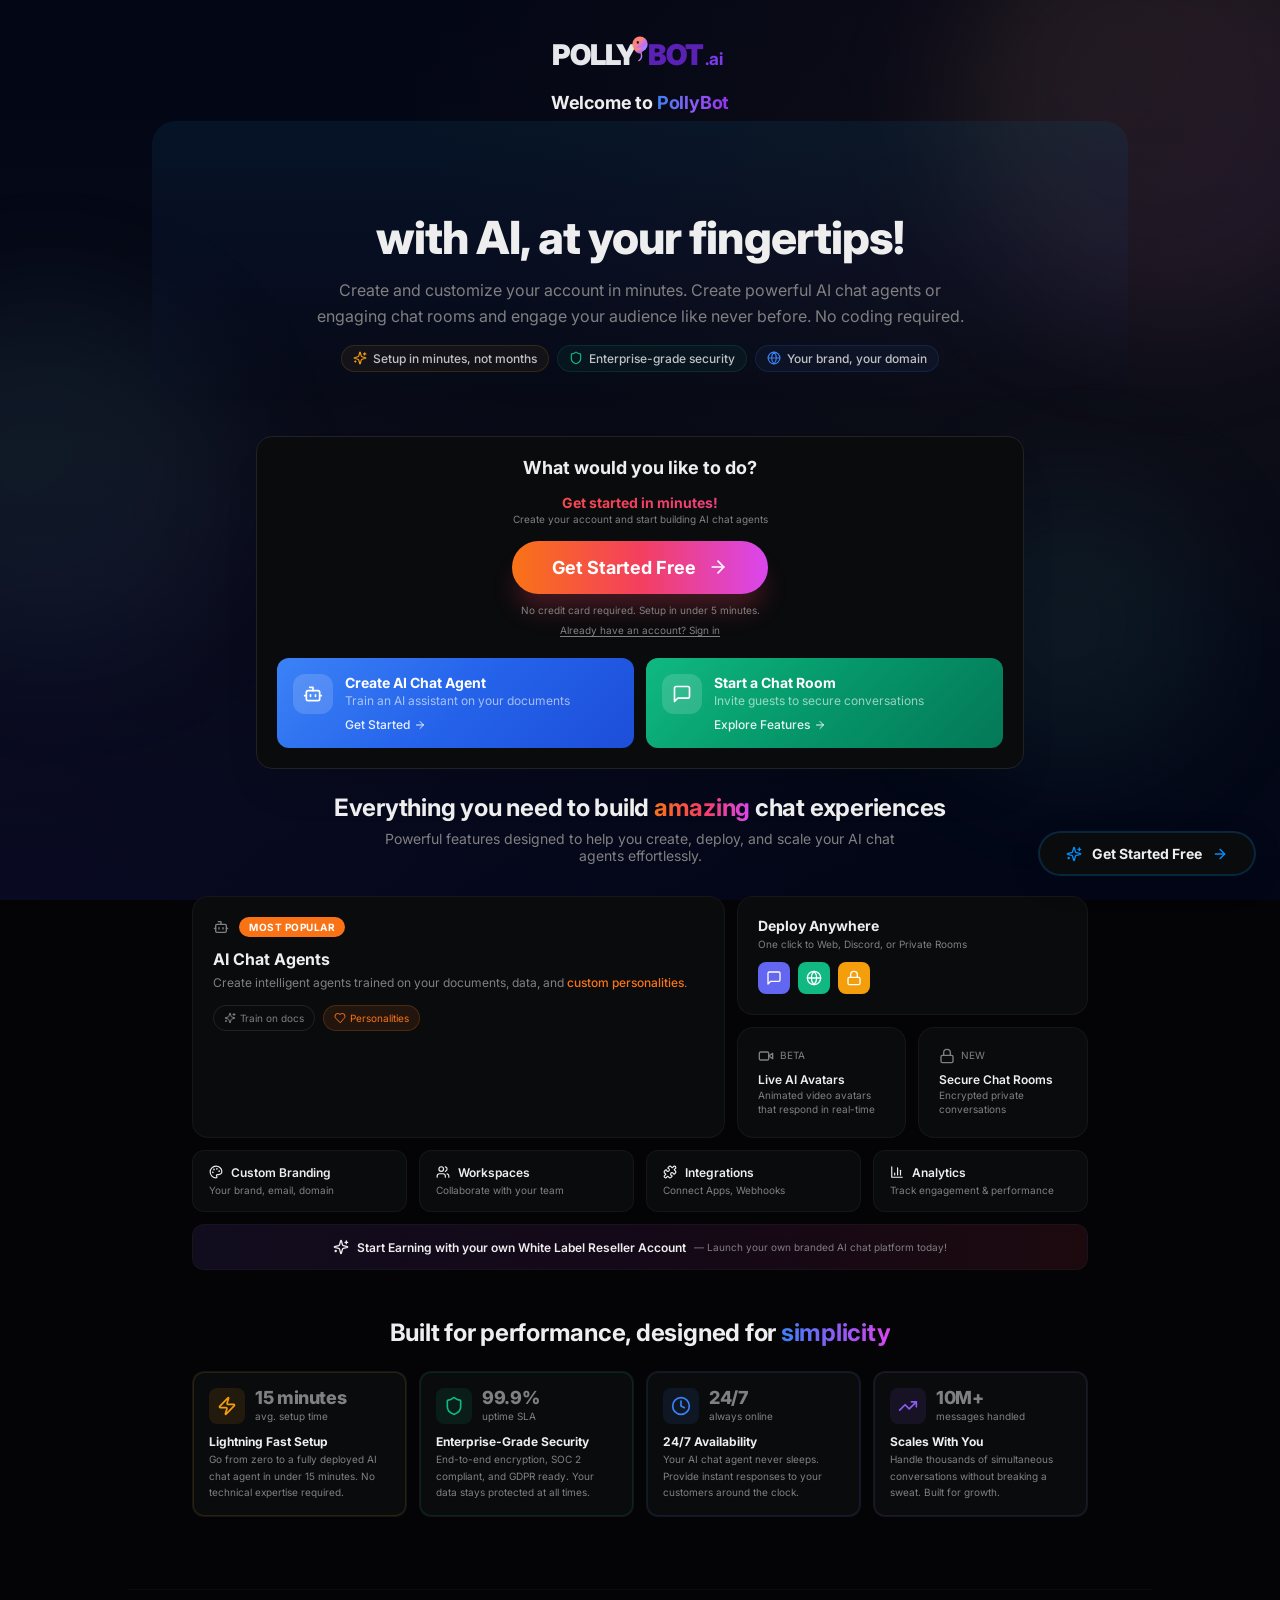
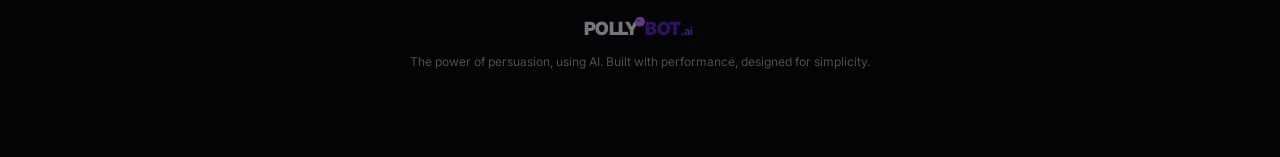
<file: stellar_example_polly/landing.html>
<!doctype html>
<html lang="en">
<head>
  <meta charset="utf-8">
  <meta name="viewport" content="width=device-width, initial-scale=1">
  <title>PollyBot.ai - Smart Conversations, Seamless Automation</title>
  <meta name="description" content="Create intelligent AI chatbots that understand, engage, and convert your website visitors 24/7. No coding required, deploy in minutes.">
  <meta property="og:title" content="PollyBot.ai - Build AI Chatbots That Actually Convert">
  <meta property="og:description" content="Create intelligent AI chatbots that understand, engage, and convert your website visitors 24/7. No coding required, deploy in minutes.">
  <meta property="og:type" content="website">
  <meta property="og:url" content="https://pollybot.ai">
  <meta property="og:site_name" content="PollyBot.ai">
  <link rel="icon" type="image/png" sizes="32x32" href="/favicons/favicon-32x32.png">
  <link rel="icon" type="image/png" sizes="16x16" href="/favicons/favicon-16x16.png">
  <link rel="preconnect" href="https://fonts.googleapis.com">
  <link rel="preconnect" href="https://fonts.gstatic.com" crossorigin>
  <link rel="stylesheet" href="https://fonts.googleapis.com/css2?family=Inter:wght@400;500;600;700;800;900&display=swap">
  <link rel="stylesheet" href="props.css">
  <link rel="stylesheet" href="style.css">
</head>

<body>
  <!-- ── Icon sprite (lucide) — referenced via <use>, not rendered itself ── -->
  <svg xmlns="http://www.w3.org/2000/svg" hidden aria-hidden="true">
    <symbol id="i-arrow" viewBox="0 0 24 24"><path d="M5 12h14"/><path d="m12 5 7 7-7 7"/></symbol>
    <symbol id="i-sparkles" viewBox="0 0 24 24"><path d="M9.937 15.5A2 2 0 0 0 8.5 14.063l-6.135-1.582a.5.5 0 0 1 0-.962L8.5 9.936A2 2 0 0 0 9.937 8.5l1.582-6.135a.5.5 0 0 1 .962 0L14.063 8.5A2 2 0 0 0 15.5 9.937l6.135 1.582a.5.5 0 0 1 0 .962L15.5 14.063a2 2 0 0 0-1.437 1.437l-1.582 6.135a.5.5 0 0 1-.962 0z"/><path d="M20 3v4"/><path d="M22 5h-4"/><path d="M4 17v2"/><path d="M5 18H3"/></symbol>
    <symbol id="i-bot" viewBox="0 0 24 24"><path d="M12 8V4H8"/><rect width="16" height="12" x="4" y="8" rx="2"/><path d="M2 14h2"/><path d="M20 14h2"/><path d="M15 13v2"/><path d="M9 13v2"/></symbol>
    <symbol id="i-message" viewBox="0 0 24 24"><path d="M21 15a2 2 0 0 1-2 2H7l-4 4V5a2 2 0 0 1 2-2h14a2 2 0 0 1 2 2z"/></symbol>
    <symbol id="i-video" viewBox="0 0 24 24"><path d="m22 8-6 4 6 4V8Z"/><rect width="14" height="12" x="2" y="6" rx="2" ry="2"/></symbol>
    <symbol id="i-chart" viewBox="0 0 24 24"><path d="M3 3v18h18"/><path d="M18 17V9"/><path d="M13 17V5"/><path d="M8 17v-3"/></symbol>
    <symbol id="i-globe" viewBox="0 0 24 24"><circle cx="12" cy="12" r="10"/><path d="M12 2a14.5 14.5 0 0 0 0 20 14.5 14.5 0 0 0 0-20"/><path d="M2 12h20"/></symbol>
    <symbol id="i-palette" viewBox="0 0 24 24"><circle cx="13.5" cy="6.5" r=".5" fill="currentColor"/><circle cx="17.5" cy="10.5" r=".5" fill="currentColor"/><circle cx="8.5" cy="7.5" r=".5" fill="currentColor"/><circle cx="6.5" cy="12.5" r=".5" fill="currentColor"/><path d="M12 2C6.5 2 2 6.5 2 12s4.5 10 10 10c.926 0 1.648-.746 1.648-1.688 0-.437-.18-.835-.437-1.125-.29-.289-.438-.652-.438-1.125a1.64 1.64 0 0 1 1.668-1.668h1.996c3.051 0 5.555-2.503 5.555-5.554C21.965 6.012 17.461 2 12 2z"/></symbol>
    <symbol id="i-users" viewBox="0 0 24 24"><path d="M16 21v-2a4 4 0 0 0-4-4H6a4 4 0 0 0-4 4v2"/><circle cx="9" cy="7" r="4"/><path d="M22 21v-2a4 4 0 0 0-3-3.87"/><path d="M16 3.13a4 4 0 0 1 0 7.75"/></symbol>
    <symbol id="i-shield" viewBox="0 0 24 24"><path d="M20 13c0 5-3.5 7.5-7.66 8.95a1 1 0 0 1-.67-.01C7.5 20.5 4 18 4 13V6a1 1 0 0 1 1-1c2 0 4.5-1.2 6.24-2.72a1.17 1.17 0 0 1 1.52 0C14.51 3.81 17 5 19 5a1 1 0 0 1 1 1z"/></symbol>
    <symbol id="i-lock" viewBox="0 0 24 24"><rect width="18" height="11" x="3" y="11" rx="2" ry="2"/><path d="M7 11V7a5 5 0 0 1 10 0v4"/></symbol>
    <symbol id="i-heart" viewBox="0 0 24 24"><path d="M19 14c1.49-1.46 3-3.21 3-5.5A5.5 5.5 0 0 0 16.5 3c-1.76 0-3 .5-4.5 2-1.5-1.5-2.74-2-4.5-2A5.5 5.5 0 0 0 2 8.5c0 2.3 1.5 4.05 3 5.5l7 7Z"/></symbol>
    <symbol id="i-puzzle" viewBox="0 0 24 24"><path d="M15.39 4.39a1 1 0 0 0 1.68-.474 2.5 2.5 0 1 1 3.014 3.015 1 1 0 0 0-.474 1.68l1.683 1.682a2.414 2.414 0 0 1 0 3.414L19.61 15.39a1 1 0 0 1-1.68-.474 2.5 2.5 0 1 0-3.014 3.015 1 1 0 0 1 .474 1.68l-1.683 1.682a2.414 2.414 0 0 1-3.414 0L8.61 19.61a1 1 0 0 0-1.68.474 2.5 2.5 0 1 1-3.014-3.015 1 1 0 0 0 .474-1.68l-1.683-1.682a2.414 2.414 0 0 1 0-3.414L4.39 8.61a1 1 0 0 1 1.68.474 2.5 2.5 0 1 0 3.014-3.015 1 1 0 0 1-.474-1.68l1.683-1.682a2.414 2.414 0 0 1 3.414 0z"/></symbol>
    <symbol id="i-trending" viewBox="0 0 24 24"><polyline points="22 7 13.5 15.5 8.5 10.5 2 17"/><polyline points="16 7 22 7 22 13"/></symbol>
    <symbol id="i-clock" viewBox="0 0 24 24"><circle cx="12" cy="12" r="10"/><polyline points="12 6 12 12 16 14"/></symbol>
    <symbol id="i-zap" viewBox="0 0 24 24"><path d="M4 14a1 1 0 0 1-.78-1.63l9.9-10.2a.5.5 0 0 1 .86.46l-1.92 6.02A1 1 0 0 0 13 10h7a1 1 0 0 1 .78 1.63l-9.9 10.2a.5.5 0 0 1-.86-.46l1.92-6.02A1 1 0 0 0 11 14z"/></symbol>
  </svg>

  <!-- ── Decorative floating orbs (purely presentational) ──────────────── -->
  <span class="orb orb-1" aria-hidden="true"></span>
  <span class="orb orb-2" aria-hidden="true"></span>
  <span class="orb orb-3" aria-hidden="true"></span>

  <!-- ── Header: brand + welcome ───────────────────────────────────────── -->
  <header>
    <svg class="logo" viewBox="0 0 320 80" role="img" aria-label="PollyBot.ai">
      <defs>
        <linearGradient id="birdGrad" x1="0%" y1="0%" x2="100%" y2="100%">
          <stop offset="0%" stop-color="#FF6B8A"/>
          <stop offset="35%" stop-color="#FF8A6B"/>
          <stop offset="65%" stop-color="#C06BFF"/>
          <stop offset="100%" stop-color="#6BB5FF"/>
        </linearGradient>
      </defs>
      <text class="logo-ink" x="0" y="60" font-weight="900" font-size="52" letter-spacing="-2">POLLY</text>
      <circle cx="160" cy="22" r="14" fill="url(#birdGrad)"/>
      <ellipse cx="156" cy="19" rx="2" ry="2.5" fill="#1a1a2e"/>
      <path d="M 148 30 Q 155 42 162 38 Q 168 34 165 28" fill="url(#birdGrad)" opacity="0.9"/>
      <path d="M 162 38 Q 165 48 158 52" stroke="url(#birdGrad)" stroke-width="2.5" fill="none" stroke-linecap="round"/>
      <text x="175" y="60" font-weight="900" font-size="52" fill="#5B21B6" letter-spacing="-2">BOT</text>
      <text x="278" y="60" font-weight="700" font-size="32" fill="#7C3AED">.ai</text>
    </svg>
    <p class="welcome">Welcome to <b>PollyBot</b></p>
  </header>

  <main>
    <!-- ── Hero ────────────────────────────────────────────────────────── -->
    <section class="hero" aria-label="Introduction">
      <h1>
        <span class="rotator" aria-label="Harness the power of persuasion">
          <span>Harness the power of persuasion,</span>
          <span>Turn chats into sales,</span>
          <span>Help customers faster than ever,</span>
          <span>Guide users every step of the way,</span>
          <span>Turn confusion into clarity,</span>
          <span>Turn audiences into loyal communities,</span>
        </span>
        with AI, at your fingertips!
      </h1>
      <p class="lede">Create and customize your account in minutes. Create powerful AI chat agents or engaging chat rooms and engage your audience like never before. No coding required.</p>
      <ul class="trust">
        <li class="badge-amber"><svg class="icon" aria-hidden="true"><use href="#i-sparkles"/></svg>Setup in minutes, not months</li>
        <li class="badge-emerald"><svg class="icon" aria-hidden="true"><use href="#i-shield"/></svg>Enterprise-grade security</li>
        <li class="badge-blue"><svg class="icon" aria-hidden="true"><use href="#i-globe"/></svg>Your brand, your domain</li>
      </ul>
    </section>

    <!-- ── Persistent CTA, pinned bottom-right ─────────────────────────── -->
    <a class="floating-cta" href="/auth/signin">
      <svg class="icon" aria-hidden="true"><use href="#i-sparkles"/></svg>
      Get Started Free
      <svg class="icon" aria-hidden="true"><use href="#i-arrow"/></svg>
    </a>

    <!-- ── Action card ─────────────────────────────────────────────────── -->
    <section class="actions" aria-labelledby="actions-title">
      <h2 id="actions-title">What would you like to do?</h2>
      <h3 class="gradient-text grad-getstarted">Get started in minutes!</h3>
      <p class="muted">Create your account and start building AI chat agents</p>

      <a class="cta-primary" href="/auth/signin">
        Get Started Free
        <svg class="icon" aria-hidden="true"><use href="#i-arrow"/></svg>
      </a>
      <p class="fine">No credit card required. Setup in under 5 minutes.</p>
      <a class="signin" href="/auth/signin">Already have an account? Sign in</a>

      <ul class="action-cards">
        <li class="card-blue">
          <a href="/auth/signin">
            <svg class="icon tile-icon" aria-hidden="true"><use href="#i-bot"/></svg>
            <h4>Create AI Chat Agent</h4>
            <p>Train an AI assistant on your documents</p>
            <span class="more">Get Started <svg class="icon" aria-hidden="true"><use href="#i-arrow"/></svg></span>
          </a>
        </li>
        <li class="card-emerald">
          <a href="/auth/signin">
            <svg class="icon tile-icon" aria-hidden="true"><use href="#i-message"/></svg>
            <h4>Start a Chat Room</h4>
            <p>Invite guests to secure conversations</p>
            <span class="more">Explore Features <svg class="icon" aria-hidden="true"><use href="#i-arrow"/></svg></span>
          </a>
        </li>
      </ul>
    </section>

    <!-- ── Feature showcase ────────────────────────────────────────────── -->
    <section class="features" aria-labelledby="features-title">
      <h2 id="features-title">Everything you need to build <em class="gradient-text grad-amazing">amazing</em> chat experiences</h2>
      <p class="section-lede">Powerful features designed to help you create, deploy, and scale your AI chat agents effortlessly.</p>

      <ul class="bento">
        <li class="feat-main">
          <article>
            <p class="feat-head">
              <svg class="icon tile-icon accent-orange" aria-hidden="true"><use href="#i-bot"/></svg>
              <span class="pill-solid">Most Popular</span>
            </p>
            <h3>AI Chat Agents</h3>
            <p>Create intelligent agents trained on your documents, data, and <b class="accent-orange-text">custom personalities</b>.</p>
            <p class="tags">
              <span class="tag"><svg class="icon" aria-hidden="true"><use href="#i-sparkles"/></svg> Train on docs</span>
              <span class="tag tag-orange"><svg class="icon" aria-hidden="true"><use href="#i-heart"/></svg> Personalities</span>
            </p>
          </article>
        </li>

        <li class="feat-side">
          <article class="deploy">
            <h4>Deploy Anywhere</h4>
            <p>One click to Web, Discord, or Private Rooms</p>
            <p class="chips">
              <span class="chip chip-indigo"><svg class="icon" aria-hidden="true"><use href="#i-message"/></svg></span>
              <span class="chip chip-emerald"><svg class="icon" aria-hidden="true"><use href="#i-globe"/></svg></span>
              <span class="chip chip-amber"><svg class="icon" aria-hidden="true"><use href="#i-lock"/></svg></span>
            </p>
          </article>
          <ul class="mini">
            <li>
              <article>
                <p class="mini-head">
                  <svg class="icon tile-icon accent-rose" aria-hidden="true"><use href="#i-video"/></svg>
                  <span class="pill-soft pill-beta">BETA</span>
                </p>
                <h4>Live AI Avatars</h4>
                <p>Animated video avatars that respond in real-time</p>
              </article>
            </li>
            <li>
              <article>
                <p class="mini-head">
                  <svg class="icon tile-icon accent-emerald" aria-hidden="true"><use href="#i-lock"/></svg>
                  <span class="pill-solid pill-new">NEW</span>
                </p>
                <h4>Secure Chat Rooms</h4>
                <p>Encrypted private conversations</p>
              </article>
            </li>
          </ul>
        </li>
      </ul>

      <ul class="feature-tiles">
        <li><article><p class="tile-head"><svg class="icon accent-rose" aria-hidden="true"><use href="#i-palette"/></svg><b>Custom Branding</b></p><p>Your brand, email, domain</p></article></li>
        <li><article><p class="tile-head"><svg class="icon accent-blue" aria-hidden="true"><use href="#i-users"/></svg><b>Workspaces</b></p><p>Collaborate with your team</p></article></li>
        <li><article><p class="tile-head"><svg class="icon accent-violet" aria-hidden="true"><use href="#i-puzzle"/></svg><b>Integrations</b></p><p>Connect Apps, Webhooks</p></article></li>
        <li><article><p class="tile-head"><svg class="icon accent-emerald" aria-hidden="true"><use href="#i-chart"/></svg><b>Analytics</b></p><p>Track engagement &amp; performance</p></article></li>
      </ul>

      <p class="whitelabel">
        <svg class="icon accent-amber" aria-hidden="true"><use href="#i-sparkles"/></svg>
        <b>Start Earning with your own White Label Reseller Account</b>
        <span>— Launch your own branded AI chat platform today!</span>
      </p>
    </section>

    <!-- ── Performance stats ───────────────────────────────────────────── -->
    <section class="stats" aria-labelledby="stats-title">
      <h2 id="stats-title">Built for performance, designed for <em class="gradient-text grad-simplicity">simplicity</em></h2>
      <ul class="stat-cards">
        <li class="accent-amber">
          <article>
            <p class="stat-head">
              <svg class="icon tile-icon" aria-hidden="true"><use href="#i-zap"/></svg>
              <strong>15 minutes</strong>
              <small>avg. setup time</small>
            </p>
            <h3>Lightning Fast Setup</h3>
            <p>Go from zero to a fully deployed AI chat agent in under 15 minutes. No technical expertise required.</p>
          </article>
        </li>
        <li class="accent-emerald">
          <article>
            <p class="stat-head">
              <svg class="icon tile-icon" aria-hidden="true"><use href="#i-shield"/></svg>
              <strong>99.9%</strong>
              <small>uptime SLA</small>
            </p>
            <h3>Enterprise-Grade Security</h3>
            <p>End-to-end encryption, SOC 2 compliant, and GDPR ready. Your data stays protected at all times.</p>
          </article>
        </li>
        <li class="accent-blue">
          <article>
            <p class="stat-head">
              <svg class="icon tile-icon" aria-hidden="true"><use href="#i-clock"/></svg>
              <strong>24/7</strong>
              <small>always online</small>
            </p>
            <h3>24/7 Availability</h3>
            <p>Your AI chat agent never sleeps. Provide instant responses to your customers around the clock.</p>
          </article>
        </li>
        <li class="accent-violet">
          <article>
            <p class="stat-head">
              <svg class="icon tile-icon" aria-hidden="true"><use href="#i-trending"/></svg>
              <strong>10M+</strong>
              <small>messages handled</small>
            </p>
            <h3>Scales With You</h3>
            <p>Handle thousands of simultaneous conversations without breaking a sweat. Built for growth.</p>
          </article>
        </li>
      </ul>
    </section>
  </main>

  <!-- ── Footer ──────────────────────────────────────────────────────── -->
  <footer>
    <svg class="logo" viewBox="0 0 320 80" role="img" aria-label="PollyBot.ai">
      <text class="logo-ink" x="0" y="60" font-weight="900" font-size="52" letter-spacing="-2">POLLY</text>
      <circle cx="160" cy="22" r="14" fill="#C06BFF"/>
      <ellipse cx="156" cy="19" rx="2" ry="2.5" fill="#1a1a2e"/>
      <text x="175" y="60" font-weight="900" font-size="52" fill="#5B21B6" letter-spacing="-2">BOT</text>
      <text x="278" y="60" font-weight="700" font-size="32" fill="#7C3AED">.ai</text>
    </svg>
    <p>The power of persuasion, using AI. Built with performance, designed for simplicity.</p>
  </footer>
</body>
</html>
</file>
<file: stellar_example_polly/style.css>
/* ============================================================================
   style.css — hand-written, semantic, natively-nested CSS for landing.html.
   The nesting tree mirrors the HTML element tree 1:1.
   References ONLY var(--token) from props.css — never a literal colour/size.
   ========================================================================== */

*, *::before, *::after { box-sizing: border-box; }

html { -webkit-text-size-adjust: 100%; }

body {
  margin: 0;
  min-height: 100vh;
  padding-block: var(--space-8) var(--space-16);
  font-family: var(--font-sans);
  color: rgb(var(--foreground));
  background-color: rgb(var(--background));
  background-image: var(--bg-radial-tr), var(--bg-radial-bl), var(--bg-page);
  background-attachment: fixed;
  overflow-x: hidden;
  display: flex;
  flex-direction: column;
  align-items: center;
  gap: var(--space-2);
  -webkit-font-smoothing: antialiased;

  /* ── decorative floating orbs ───────────────────────────────────────── */
  & > .orb {
    position: fixed;
    z-index: 0;
    border-radius: var(--radius-full);
    filter: blur(64px);
    pointer-events: none;

    &.orb-1 { top: -6rem;  right: -6rem; width: 420px; height: 420px; background-image: var(--orb-1); animation: float-1 16s var(--ease) infinite; }
    &.orb-2 { top: 33%;    left: -8rem;  width: 360px; height: 360px; background-image: var(--orb-2); animation: float-2 19s var(--ease) infinite; }
    &.orb-3 { bottom: 8rem; right: 4rem; width: 280px; height: 280px; background-image: var(--orb-3); animation: float-3 22s var(--ease) infinite; }
  }

  /* the inline icon sprite must never take up space */
  & > svg[hidden] { display: none; }
}

/* keep all real content above the orbs */
header, main, footer {
  position: relative;
  z-index: 1;
  width: 100%;
  max-width: var(--container);
  margin-inline: auto;
  padding-inline: var(--space-4);
}

/* shared inline icon sizing */
.icon {
  width: 1rem;
  height: 1rem;
  flex: none;
  fill: none;
  stroke: currentColor;
  stroke-width: 2;
  stroke-linecap: round;
  stroke-linejoin: round;
}

/* shared gradient-clipped text helper */
.gradient-text {
  background-clip: text;
  -webkit-background-clip: text;
  color: transparent;
  font-style: normal;

  &.grad-getstarted { background-image: var(--grad-getstarted); }
  &.grad-amazing    { background-image: var(--grad-amazing); }
  &.grad-simplicity { background-image: var(--grad-simplicity); }
}

/* ── Header ──────────────────────────────────────────────────────────── */
header {
  display: flex;
  flex-direction: column;
  align-items: center;
  gap: var(--space-4);
  text-align: center;

  & .logo { height: 2.75rem; width: auto; }
  & .logo-ink { fill: var(--logo-ink); }

  & .welcome {
    margin: 0;
    font-size: var(--text-lg);
    font-weight: var(--fw-bold);
    letter-spacing: -0.01em;

    & b {
      background-image: var(--grad-welcome);
      background-clip: text;
      -webkit-background-clip: text;
      color: transparent;
    }
  }
}

/* ── Main ────────────────────────────────────────────────────────────── */
main {
  display: flex;
  flex-direction: column;
  align-items: center;

  /* ── Hero ──────────────────────────────────────────────────────────── */
  & > .hero {
    position: relative;
    width: 100%;
    text-align: center;
    padding-block: var(--space-8);
    margin-bottom: var(--space-8);

    &::before {
      content: "";
      position: absolute;
      inset: 0;
      border-radius: var(--radius-3xl);
      background-image: var(--bg-hero-band);
      z-index: -1;
    }

    & h1 {
      margin: 0;
      font-size: clamp(var(--text-3xl), 4vw + 1rem, var(--text-hero));
      font-weight: var(--fw-extrabold);
      line-height: var(--lh-tight);
      letter-spacing: -0.02em;

      & .rotator {
        position: relative;
        display: block;
        height: 1.3em;
        overflow: hidden;

        & span {
          position: absolute;
          inset: 0;
          background-clip: text;
          -webkit-background-clip: text;
          color: transparent;
          opacity: 0;
          animation: headline 24s var(--ease) infinite;

          &:nth-child(1) { background-image: var(--grad-h1); animation-delay: 0s; }
          &:nth-child(2) { background-image: var(--grad-h2); animation-delay: 4s; }
          &:nth-child(3) { background-image: var(--grad-h3); animation-delay: 8s; }
          &:nth-child(4) { background-image: var(--grad-h4); animation-delay: 12s; }
          &:nth-child(5) { background-image: var(--grad-h5); animation-delay: 16s; }
          &:nth-child(6) { background-image: var(--grad-h6); animation-delay: 20s; }
        }
      }
    }

    & .lede {
      max-width: 42rem;
      margin: var(--space-3) auto 0;
      font-size: var(--text-base);
      line-height: var(--lh-relaxed);
      color: rgb(var(--muted-foreground));
    }

    & .trust {
      list-style: none;
      margin: var(--space-4) 0 0;
      padding: 0;
      display: flex;
      flex-wrap: wrap;
      align-items: center;
      justify-content: center;
      gap: var(--space-2);

      & li {
        display: inline-flex;
        align-items: center;
        gap: var(--space-1_5);
        padding: var(--space-1_5) var(--space-3);
        border-radius: var(--radius-full);
        font-size: var(--text-xs);
        font-weight: var(--fw-medium);
        color: rgb(var(--foreground) / .8);
        background: rgb(var(--accent) / .05);
        box-shadow: inset 0 0 0 1px rgb(var(--accent) / .15);
        transition: transform var(--t-base) var(--ease);

        & .icon { color: rgb(var(--accent)); width: .875rem; height: .875rem; }
        &:hover { transform: scale(1.05); }

        &.badge-amber   { --accent: var(--amber-500); }
        &.badge-emerald { --accent: var(--emerald-500); }
        &.badge-blue    { --accent: var(--blue-500); }
      }
    }
  }

  /* ── Persistent CTA pinned bottom-right ───────────────────────────────── */
  & > .floating-cta {
    position: fixed;
    right: var(--space-6);
    bottom: var(--space-6);
    z-index: 50;
    display: inline-flex;
    align-items: center;
    gap: var(--space-2_5);
    padding: var(--space-3_5) var(--space-7);
    border-radius: var(--radius-full);
    background: rgb(var(--card));
    box-shadow: var(--shadow-pill), inset 0 0 0 2px rgb(var(--primary) / .2);
    font-size: var(--text-sm);
    font-weight: var(--fw-bold);
    color: rgb(var(--foreground));
    text-decoration: none;
    transition: transform var(--t-base) var(--ease), box-shadow var(--t-base) var(--ease);

    & .icon { color: rgb(var(--primary)); }
    &:hover { transform: scale(1.05); box-shadow: var(--shadow-pill-hover), inset 0 0 0 2px rgb(var(--primary) / .2); }
    &:active { transform: scale(.95); }
  }

  /* ── Action card ─────────────────────────────────────────────────────── */
  & > .actions {
    width: 100%;
    max-width: var(--container-3xl);
    margin-bottom: var(--space-6);
    padding: var(--space-5);
    text-align: center;
    background: rgb(var(--card));
    border: 1px solid rgb(var(--border));
    border-radius: var(--radius-2xl);
    box-shadow: var(--shadow-2xl);

    & h2 { margin: 0; font-size: var(--text-lg); font-weight: var(--fw-bold); }

    & h3 { margin: var(--space-4) 0 var(--space-0_5); font-size: var(--text-sm); font-weight: var(--fw-bold); }

    & .muted { margin: 0; font-size: var(--text-2xs); color: rgb(var(--muted-foreground)); }

    & .cta-primary {
      display: inline-flex;
      align-items: center;
      gap: var(--space-3);
      margin-top: var(--space-4);
      padding: var(--space-4) var(--space-10);
      border-radius: var(--radius-full);
      background-image: var(--grad-cta);
      color: rgb(var(--white));
      font-size: var(--text-lg);
      font-weight: var(--fw-bold);
      text-decoration: none;
      box-shadow: var(--shadow-cta);
      transition: transform var(--t-base) var(--ease), box-shadow var(--t-base) var(--ease);

      & .icon { width: 1.25rem; height: 1.25rem; }
      &:hover { transform: scale(1.05); box-shadow: var(--shadow-cta-hover); }
      &:active { transform: scale(.97); }
    }

    & .fine { margin: var(--space-2_5) 0 0; font-size: var(--text-2xs); color: rgb(var(--muted-foreground)); }

    & .signin {
      display: inline-block;
      margin-top: var(--space-2);
      font-size: var(--text-2xs);
      color: rgb(var(--muted-foreground));
      text-decoration: underline;
      text-underline-offset: 2px;

      &:hover { color: rgb(var(--foreground)); }
    }

    & .action-cards {
      list-style: none;
      margin: var(--space-5) 0 0;
      padding: 0;
      display: grid;
      grid-template-columns: 1fr;
      gap: var(--space-3);

      & li {
        border-radius: var(--radius-xl);
        overflow: hidden;

        & a {
          display: grid;
          grid-template-columns: auto 1fr;
          column-gap: var(--space-3);
          padding: var(--space-4);
          text-align: left;
          text-decoration: none;
          color: rgb(var(--white));
          transition: transform var(--t-base) var(--ease), box-shadow var(--t-base) var(--ease);

          &:hover { transform: scale(1.02); box-shadow: var(--shadow-lg); }
          &:active { transform: scale(.98); }
        }

        & .tile-icon {
          grid-row: 1 / 4;
          width: 2.5rem;
          height: 2.5rem;
          padding: var(--space-2_5);
          border-radius: var(--radius-xl);
          background: rgb(var(--white) / .15);
          color: rgb(var(--white));
        }
        & h4   { grid-column: 2; margin: 0 0 var(--space-0_5); font-size: var(--text-sm); font-weight: var(--fw-bold); }
        & p    { grid-column: 2; margin: 0 0 var(--space-2); font-size: var(--text-xs); line-height: var(--lh-snug); color: rgb(var(--white) / .6); }
        & .more { grid-column: 2; display: inline-flex; align-items: center; gap: var(--space-1); font-size: var(--text-xs); font-weight: var(--fw-medium); color: rgb(var(--white) / .9);
          & .icon { width: .75rem; height: .75rem; }
        }

        &.card-blue    a { background-image: var(--grad-action-blue); }
        &.card-emerald a { background-image: var(--grad-action-emerald); }
      }
    }
  }

  /* ── Feature showcase ─────────────────────────────────────────────────── */
  & > .features {
    width: 100%;
    max-width: var(--container-4xl);
    margin-bottom: var(--space-12);
    text-align: center;

    & > h2 {
      margin: 0;
      font-size: var(--text-2xl);
      font-weight: var(--fw-bold);
      letter-spacing: -0.01em;
    }

    & > .section-lede {
      max-width: 32rem;
      margin: var(--space-2) auto var(--space-8);
      font-size: var(--text-sm);
      color: rgb(var(--muted-foreground));
    }

    /* bento grid */
    & .bento {
      list-style: none;
      margin: 0 0 var(--space-3);
      padding: 0;
      display: grid;
      grid-template-columns: 1fr;
      gap: var(--space-3);
      text-align: left;

      & article {
        height: 100%;
        background: rgb(var(--card));
        border: 1px solid rgb(var(--border) / .5);
        border-radius: var(--radius-2xl);
        padding: var(--space-5);
        transition: border-color var(--t-base) var(--ease), box-shadow var(--t-base) var(--ease);
        &:hover { border-color: rgb(var(--border)); box-shadow: var(--shadow-lg); }
      }

      & .feat-main {
        & .feat-head {
          margin: 0 0 var(--space-3);
          display: flex;
          align-items: center;
          gap: var(--space-2_5);

          & .pill-solid {
            padding: var(--space-0_5) var(--space-2_5);
            border-radius: var(--radius-full);
            background: rgb(var(--orange-500));
            color: rgb(var(--white));
            font-size: var(--text-2xs);
            font-weight: var(--fw-bold);
            text-transform: uppercase;
            letter-spacing: .05em;
          }
        }
        & h3 { margin: 0 0 var(--space-1); font-size: var(--text-base); font-weight: var(--fw-bold); }
        & > article > p { margin: 0 0 var(--space-3); font-size: var(--text-xs); line-height: var(--lh-relaxed); color: rgb(var(--muted-foreground)); }
        & .accent-orange-text { color: rgb(var(--orange-500)); font-weight: var(--fw-medium); }

        & .tags {
          margin: 0;
          display: flex;
          gap: var(--space-2);

          & .tag {
            display: inline-flex;
            align-items: center;
            gap: var(--space-1);
            padding: var(--space-1) var(--space-2_5);
            border-radius: var(--radius-full);
            border: 1px solid rgb(var(--border));
            font-size: var(--text-2xs);
            color: rgb(var(--muted-foreground));

            & .icon { width: .75rem; height: .75rem; }
            &.tag-orange { color: rgb(var(--orange-500)); border-color: rgb(var(--orange-500) / .2); background: rgb(var(--orange-500) / .1); }
          }
        }
      }

      & .feat-side {
        display: flex;
        flex-direction: column;
        gap: var(--space-3);

        & .deploy {
          flex: 1;
          & h4 { margin: 0 0 var(--space-1); font-size: var(--text-sm); font-weight: var(--fw-bold); }
          & p  { margin: 0 0 var(--space-3); font-size: var(--text-2xs); color: rgb(var(--muted-foreground)); }
          & .chips {
            margin: 0;
            display: flex;
            gap: var(--space-2);
            & .chip {
              display: inline-flex;
              width: 2rem;
              height: 2rem;
              align-items: center;
              justify-content: center;
              border-radius: var(--radius-lg);
              color: rgb(var(--white));
              & .icon { width: 1rem; height: 1rem; }
              &.chip-indigo  { background: rgb(var(--indigo-500)); }
              &.chip-emerald { background: rgb(var(--emerald-500)); }
              &.chip-amber   { background: rgb(var(--amber-500)); }
            }
          }
        }

        & .mini {
          list-style: none;
          margin: 0;
          padding: 0;
          display: grid;
          grid-template-columns: 1fr 1fr;
          gap: var(--space-3);

          & .mini-head {
            margin: 0 0 var(--space-2);
            display: flex;
            align-items: center;
            gap: var(--space-1_5);
          }
          & h4 { margin: 0; font-size: var(--text-xs); font-weight: var(--fw-semibold); }
          & article > p { margin: var(--space-0_5) 0 0; font-size: var(--text-2xs); line-height: var(--lh-snug); color: rgb(var(--muted-foreground)); }
        }
      }
    }

    /* small feature tiles */
    & .feature-tiles {
      list-style: none;
      margin: 0 0 var(--space-3);
      padding: 0;
      display: grid;
      grid-template-columns: 1fr 1fr;
      gap: var(--space-3);
      text-align: left;

      & article {
        height: 100%;
        background: rgb(var(--card));
        border: 1px solid rgb(var(--border) / .5);
        border-radius: var(--radius-xl);
        padding: var(--space-3_5) var(--space-4);
        transition: border-color var(--t-base) var(--ease), box-shadow var(--t-base) var(--ease);
        &:hover { border-color: rgb(var(--border)); box-shadow: var(--shadow-md); }

        & .tile-head {
          margin: 0 0 var(--space-1);
          display: flex;
          align-items: center;
          gap: var(--space-2);
          & b { font-size: var(--text-xs); font-weight: var(--fw-semibold); }
          & .icon { width: .875rem; height: .875rem; }
        }
        & > p:last-child { margin: 0; font-size: var(--text-2xs); line-height: var(--lh-snug); color: rgb(var(--muted-foreground)); }
      }
    }

    /* white-label banner */
    & .whitelabel {
      margin: 0;
      display: flex;
      flex-wrap: wrap;
      align-items: center;
      justify-content: center;
      gap: var(--space-2);
      padding: var(--space-3_5) var(--space-4);
      border-radius: var(--radius-xl);
      border: 1px solid rgb(var(--border) / .4);
      background-image: var(--grad-whitelabel);

      & b    { font-size: var(--text-xs); font-weight: var(--fw-semibold); }
      & span { font-size: var(--text-2xs); color: rgb(var(--muted-foreground)); }
    }
  }

  /* ── Performance stats ────────────────────────────────────────────────── */
  & > .stats {
    width: 100%;
    max-width: var(--container-4xl);
    margin-bottom: var(--space-12);
    text-align: center;

    & > h2 {
      margin: 0 0 var(--space-6);
      font-size: var(--text-2xl);
      font-weight: var(--fw-bold);
      letter-spacing: -0.01em;
    }

    & .stat-cards {
      list-style: none;
      margin: 0;
      padding: 0;
      display: grid;
      grid-template-columns: 1fr 1fr;
      gap: var(--space-3);
      text-align: left;

      & li {
        &.accent-amber   { --accent: var(--amber-500); }
        &.accent-emerald { --accent: var(--emerald-500); }
        &.accent-blue    { --accent: var(--blue-500); }
        &.accent-violet  { --accent: var(--violet-500); }

        & article {
          height: 100%;
          padding: var(--space-4);
          background: rgb(var(--card));
          border: 1px solid rgb(var(--border) / .5);
          border-radius: var(--radius-xl);
          box-shadow: inset 0 0 0 1px rgb(var(--accent) / .15);
          transition: transform var(--t-base) var(--ease), box-shadow var(--t-base) var(--ease);
          &:hover { transform: translateY(-4px); box-shadow: var(--shadow-xl); }
        }

        & .stat-head {
          margin: 0 0 var(--space-2_5);
          display: grid;
          grid-template-columns: auto 1fr;
          column-gap: var(--space-2_5);
          align-items: center;

          & .icon {
            grid-row: 1 / 3;
            width: 2.25rem;
            height: 2.25rem;
            padding: var(--space-2);
            border-radius: var(--radius-lg);
            color: rgb(var(--accent));
            background: rgb(var(--accent) / .1);
          }
          & strong { grid-column: 2; font-size: var(--text-lg); font-weight: var(--fw-extrabold); line-height: var(--lh-none); letter-spacing: -0.02em; }
          & small  { grid-column: 2; font-size: var(--text-2xs); color: rgb(var(--muted-foreground)); }
        }

        & h3 { margin: 0 0 var(--space-0_5); font-size: var(--text-xs); font-weight: var(--fw-bold); }
        & article > p { margin: 0; font-size: var(--text-2xs); line-height: var(--lh-relaxed); color: rgb(var(--muted-foreground)); }
      }
    }
  }
}

/* ── Footer ──────────────────────────────────────────────────────────── */
footer {
  border-top: 1px solid rgb(var(--border) / .3);
  padding-block: var(--space-6);
  margin-top: var(--space-4);
  text-align: center;

  & .logo { height: 1.75rem; width: auto; opacity: .5; }
  & .logo-ink { fill: var(--logo-ink); }
  & p { margin: var(--space-2) 0 0; font-size: var(--text-xs); color: rgb(var(--muted-foreground) / .6); }
}

/* ── Responsive (Tailwind sm=640, lg=1024) ─────────────────────────────── */
@media (min-width: 640px) {
  body { padding-inline: var(--space-6); }
  header, main, footer { padding-inline: var(--space-6); }
  main {
    & > .actions .action-cards { grid-template-columns: 1fr 1fr; }
    & > .features .bento { grid-template-columns: repeat(5, 1fr);
      & .feat-main { grid-column: span 3; }
      & .feat-side { grid-column: span 2; }
    }
    & > .features .feature-tiles { grid-template-columns: repeat(4, 1fr); }
    & > .stats .stat-cards { grid-template-columns: repeat(4, 1fr); }
  }
  .features > h2, .stats > h2 { font-size: var(--text-2xl); }
}

/* ── Reduced motion ────────────────────────────────────────────────────── */
@media (prefers-reduced-motion: reduce) {
  .orb { animation: none !important; }
  .rotator span { animation: none; }
  .rotator span:nth-child(1) { opacity: 1; }
}

/* ── Keyframes ─────────────────────────────────────────────────────────── */
@keyframes headline {
  0%      { opacity: 0; transform: translateY(20px); }
  2%      { opacity: 1; transform: translateY(0); }
  14.66%  { opacity: 1; transform: translateY(0); }
  16.66%  { opacity: 0; transform: translateY(-20px); }
  100%    { opacity: 0; transform: translateY(-20px); }
}
@keyframes float-1 { 0%,100% { transform: translate(0,0); } 50% { transform: translate(-20px, 24px); } }
@keyframes float-2 { 0%,100% { transform: translate(0,0); } 50% { transform: translate(24px, -18px); } }
@keyframes float-3 { 0%,100% { transform: translate(0,0); } 50% { transform: translate(-16px, -20px); } }
</file>
<file: stellar_example_polly/props.css>
/* ============================================================================
   props.css — design tokens for the PollyBot landing page.
   Every value is extracted 1:1 from the React/Tailwind landing page
   (src/components/landing/landing-page.tsx + tailwind.config.ts + globals.css).

   style.css references ONLY these var(--token)s — never a literal.

   Colours are stored as space-separated "R G B" triplets so they can carry
   Tailwind-style alpha:  rgb(var(--border) / .5)  ==  border-border/50
   ========================================================================== */

:root {
  /* ── Theme surface tokens (shadcn) ──────────────────────────────────────
     The live app defaults to DARK (layout.tsx → defaultTheme="dark"), so dark
     is the baseline here too. Add class="light" to <html> to opt into light. */
  --background:        4 4 6;
  --foreground:        238 238 238;
  --card:              10 11 13;
  --card-foreground:   238 238 238;
  --popover:           10 11 13;
  --muted:             21 22 24;
  --muted-foreground:  128 128 128;
  --border:            33 34 36;
  --primary:           0 145 255;

  /* ── Brand palette (Tailwind named colours used on the page) ────────── */
  --white:        255 255 255;
  --black:        0 0 0;

  --orange-300:   253 186 116;
  --orange-400:   251 146 60;
  --orange-500:   249 115 22;
  --rose-300:     253 164 175;
  --rose-400:     251 113 133;
  --rose-500:     244 63 94;
  --fuchsia-400:  232 121 249;
  --fuchsia-500:  217 70 239;
  --pink-500:     236 72 153;
  --red-500:      239 68 68;

  --blue-50:      239 246 255;
  --blue-300:     147 197 253;
  --blue-500:     59 130 246;
  --blue-600:     37 99 235;
  --blue-700:     29 78 216;
  --blue-900:     30 58 138;
  --blue-950:     23 37 84;
  --indigo-500:   99 102 241;
  --violet-400:   167 139 250;
  --violet-500:   139 92 246;
  --purple-600:   147 51 234;

  --emerald-300:  110 231 183;
  --emerald-400:  52 211 153;
  --emerald-500:  16 185 129;
  --emerald-600:  5 150 105;
  --emerald-700:  4 120 87;
  --cyan-300:     103 232 249;
  --cyan-400:     34 211 238;
  --cyan-500:     6 182 212;

  --amber-400:    251 191 36;
  --amber-500:    245 158 11;

  --sky-50:       240 249 255;
  --sky-100:      224 242 254;
  --slate-700:    51 65 85;
  --slate-900:    15 23 42;
  --slate-950:    2 6 23;

  /* ── Gradients (literal multi-stop — extracted verbatim) ────────────── */
  --grad-welcome:        linear-gradient(90deg, #3b82f6, #8b5cf6, #9333ea);
  --grad-cta:            linear-gradient(90deg, #f97316, #f43f5e, #d946ef);
  --grad-getstarted:     linear-gradient(90deg, #f97316, #f43f5e, #d946ef);
  --grad-amazing:        linear-gradient(90deg, #f97316, #f43f5e, #d946ef);
  --grad-simplicity:     linear-gradient(90deg, #3b82f6, #8b5cf6, #d946ef);
  --grad-action-blue:    linear-gradient(135deg, #3b82f6 0%, #2563eb 50%, #1d4ed8 100%);
  --grad-action-emerald: linear-gradient(135deg, #10b981 0%, #059669 50%, #047857 100%);

  /* 6 rotating headline gradients */
  --grad-h1: linear-gradient(90deg, #f97316, #f43f5e, #d946ef);
  --grad-h2: linear-gradient(90deg, #3b82f6, #6366f1, #8b5cf6);
  --grad-h3: linear-gradient(90deg, #10b981, #06b6d4, #3b82f6);
  --grad-h4: linear-gradient(90deg, #8b5cf6, #d946ef, #ec4899);
  --grad-h5: linear-gradient(90deg, #f59e0b, #f97316, #ef4444);
  --grad-h6: linear-gradient(90deg, #06b6d4, #3b82f6, #6366f1);

  /* page background washes (dark baseline) */
  --bg-page:       linear-gradient(to bottom, rgb(2 6 23 / .9), rgb(23 37 84 / .2), #020617);
  --bg-radial-tr:  radial-gradient(ellipse at top right, rgb(251 146 60 / .06), transparent 50%);
  --bg-radial-bl:  radial-gradient(ellipse at bottom left, rgb(139 92 246 / .05), transparent 50%);
  --bg-hero-band:  linear-gradient(to bottom, rgb(12 74 110 / .2), rgb(30 58 138 / .1), transparent);
  --orb-1: linear-gradient(to bottom right, rgb(253 186 116 / .10), rgb(253 164 175 / .08), rgb(232 121 249 / .10));
  --orb-2: linear-gradient(to bottom right, rgb(147 197 253 / .08), rgb(103 232 249 / .06), rgb(167 139 250 / .08));
  --orb-3: linear-gradient(to top left, rgb(110 231 183 / .06), rgb(103 232 249 / .08));
  --grad-whitelabel: linear-gradient(to right, rgb(139 92 246 / .10), rgb(217 70 239 / .08), rgb(244 63 94 / .10));

  /* logo ink (POLLY wordmark) — light text for the dark baseline */
  --logo-ink: #e5e7eb;

  /* ── Typography ─────────────────────────────────────────────────────── */
  --font-sans: 'Inter', system-ui, -apple-system, 'Segoe UI', Roboto, sans-serif;

  --text-2xs:    0.625rem;   /* 10px */
  --text-xs:     0.75rem;
  --text-sm:     0.875rem;
  --text-base:   1rem;
  --text-lg:     1.125rem;
  --text-xl:     1.25rem;
  --text-2xl:    1.5rem;
  --text-3xl:    1.875rem;
  --text-4xl:    2.25rem;
  --text-hero:   2.85rem;    /* lg:text-[2.85rem] */

  --lh-none:     1;
  --lh-tight:    1.15;
  --lh-snug:     1.375;
  --lh-normal:   1.5;
  --lh-relaxed:  1.625;

  --fw-medium:    500;
  --fw-semibold:  600;
  --fw-bold:      700;
  --fw-extrabold: 800;

  /* ── Spacing scale (Tailwind: n × 0.25rem) ──────────────────────────── */
  --space-0_5: 0.125rem;
  --space-1:   0.25rem;
  --space-1_5: 0.375rem;
  --space-2:   0.5rem;
  --space-2_5: 0.625rem;
  --space-3:   0.75rem;
  --space-3_5: 0.875rem;
  --space-4:   1rem;
  --space-5:   1.25rem;
  --space-6:   1.5rem;
  --space-7:   1.75rem;
  --space-8:   2rem;
  --space-10:  2.5rem;
  --space-12:  3rem;
  --space-14:  3.5rem;
  --space-16:  4rem;

  /* ── Radii (Tailwind rounded-*) ─────────────────────────────────────── */
  --radius-lg:   0.5rem;
  --radius-xl:   0.75rem;
  --radius-2xl:  1rem;
  --radius-3xl:  1.5rem;
  --radius-full: 9999px;

  /* ── Shadows ────────────────────────────────────────────────────────── */
  --shadow-md:   0 4px 6px -1px rgb(0 0 0 / .1), 0 2px 4px -2px rgb(0 0 0 / .1);
  --shadow-lg:   0 10px 15px -3px rgb(0 0 0 / .1), 0 4px 6px -4px rgb(0 0 0 / .1);
  --shadow-xl:   0 20px 25px -5px rgb(0 0 0 / .1), 0 8px 10px -6px rgb(0 0 0 / .1);
  --shadow-2xl:  0 25px 50px -12px rgb(0 0 0 / .08);
  --shadow-pill: 0 8px 30px rgb(0 0 0 / .15);
  --shadow-pill-hover: 0 8px 30px rgb(0 0 0 / .25);
  --shadow-cta:  0 20px 25px -5px rgb(244 63 94 / .25);
  --shadow-cta-hover: 0 20px 25px -5px rgb(244 63 94 / .4);

  /* ── Layout / motion ────────────────────────────────────────────────── */
  --container:   64rem;   /* max-w-5xl */
  --container-3xl: 48rem;
  --container-4xl: 56rem;
  --ease:        cubic-bezier(0.4, 0, 0.2, 1);
  --t-fast:      .15s;
  --t-base:      .3s;
  --t-slow:      .7s;
}

/* ── Light theme — opt-in via <html class="light"> (mirrors the app's toggle) ── */
.light {
  --background:        247 248 250;
  --foreground:        8 12 15;
  --card:              255 255 255;
  --card-foreground:   8 12 15;
  --popover:           255 255 255;
  --muted:             236 239 242;
  --muted-foreground:  81 86 91;
  --border:            219 222 225;
  --primary:           0 113 223;

  --bg-page:      linear-gradient(to bottom, rgb(240 249 255 / .9), rgb(239 246 255 / .5), #ffffff);
  --bg-hero-band: linear-gradient(to bottom, rgb(224 242 254 / .6), rgb(239 246 255 / .3), transparent);
  --logo-ink:     #1a1a2e;
}
</file>
